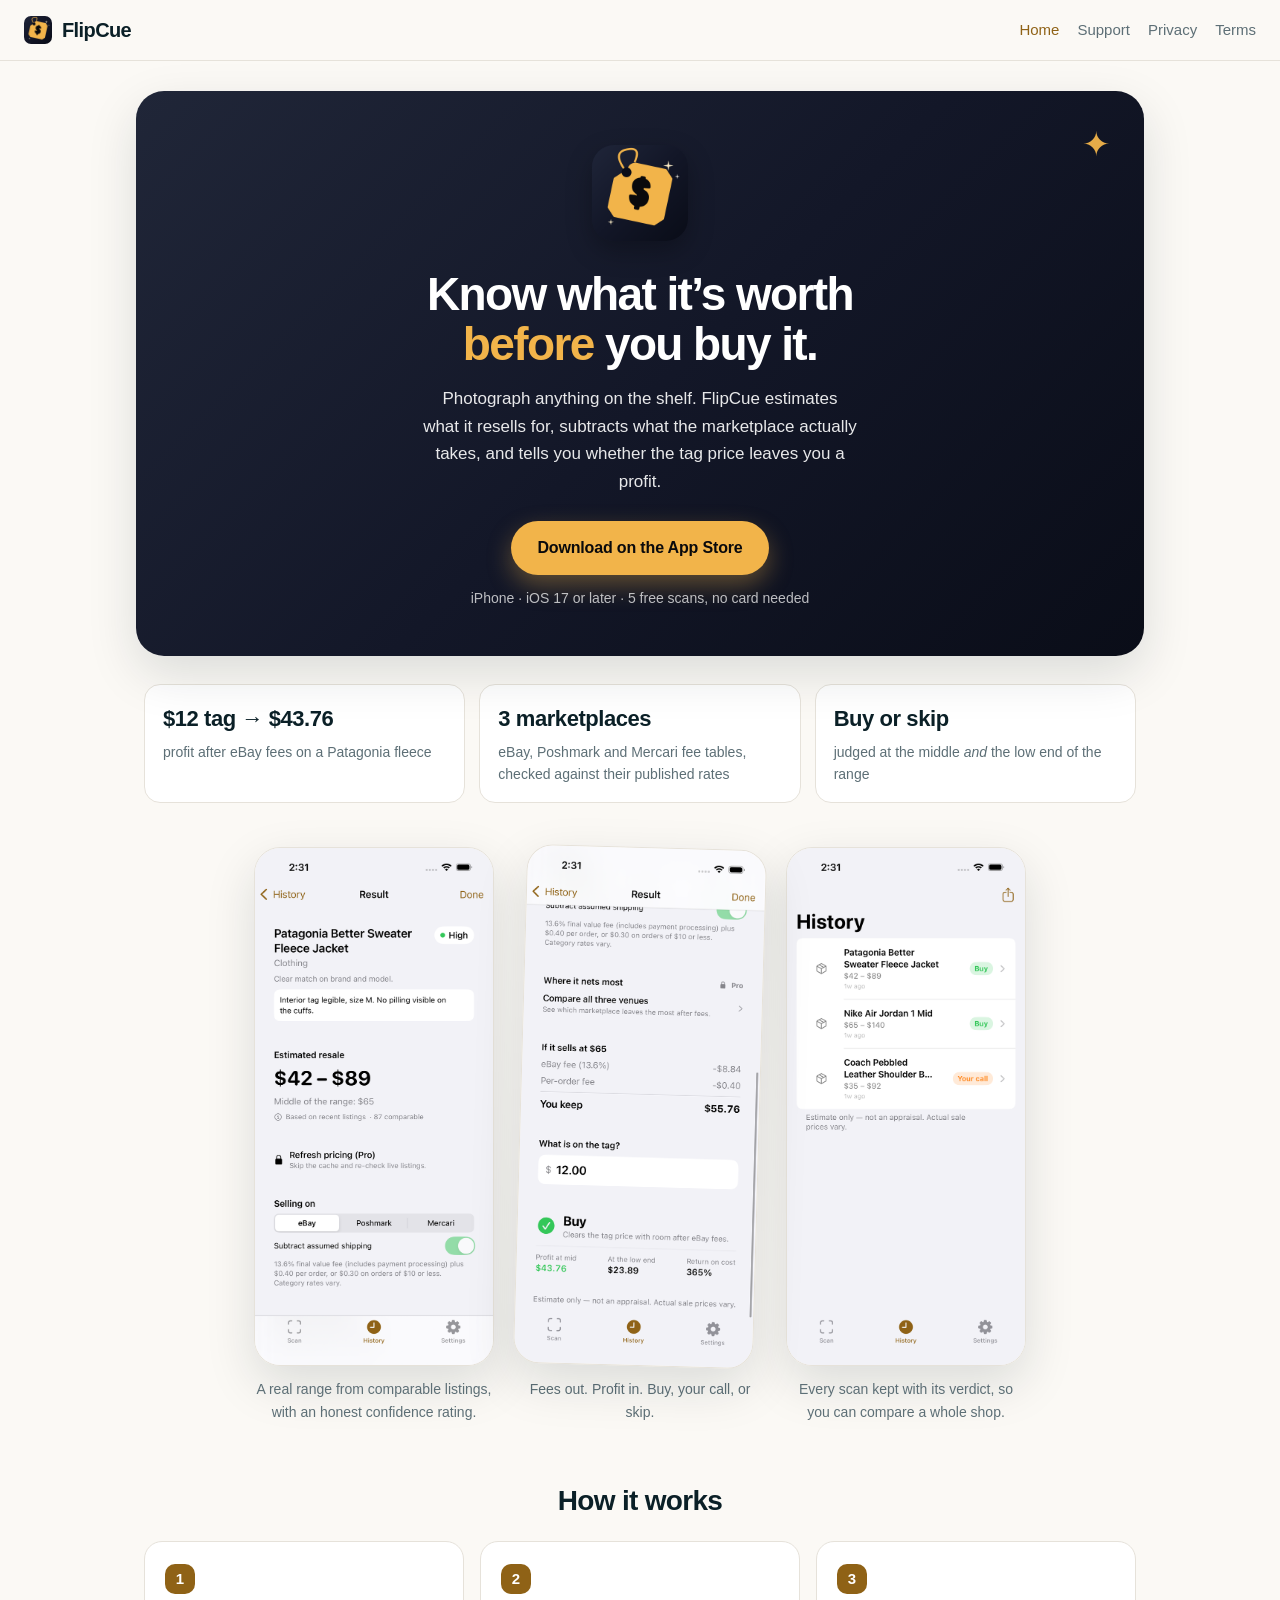
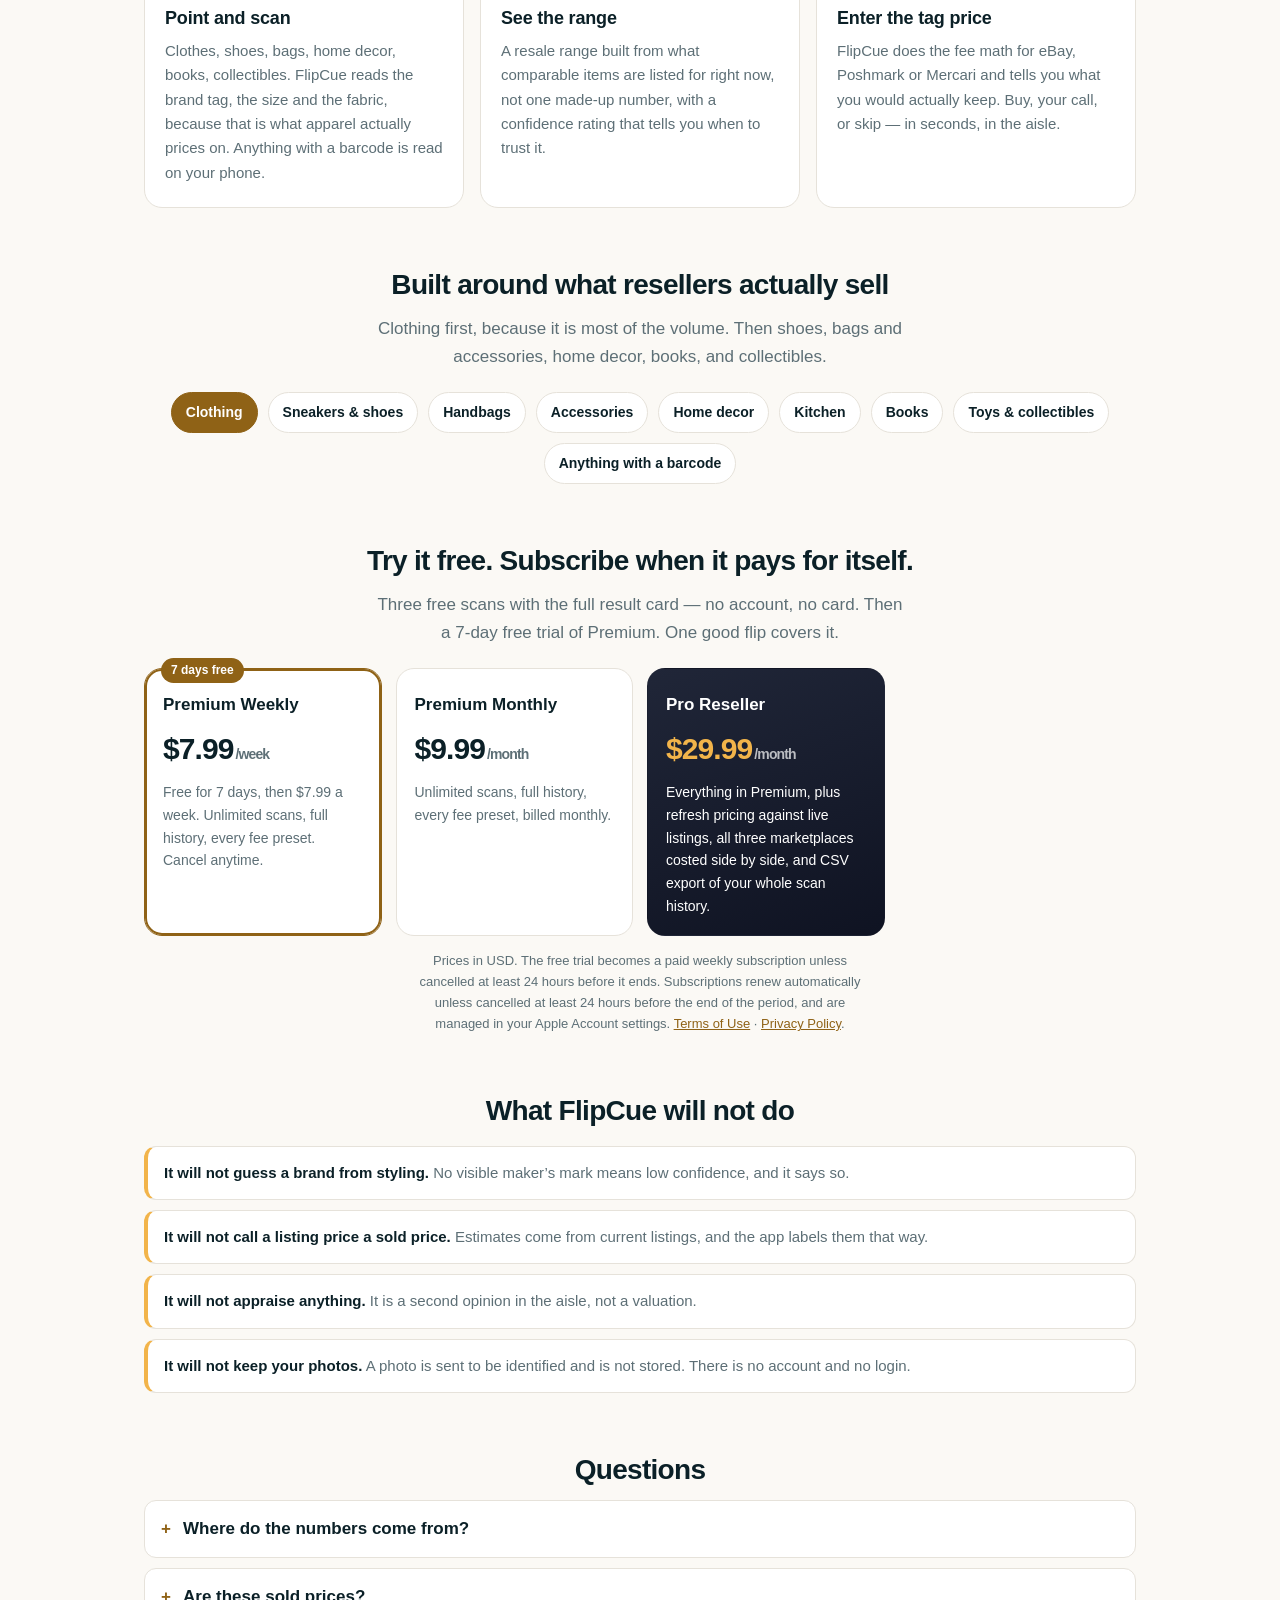
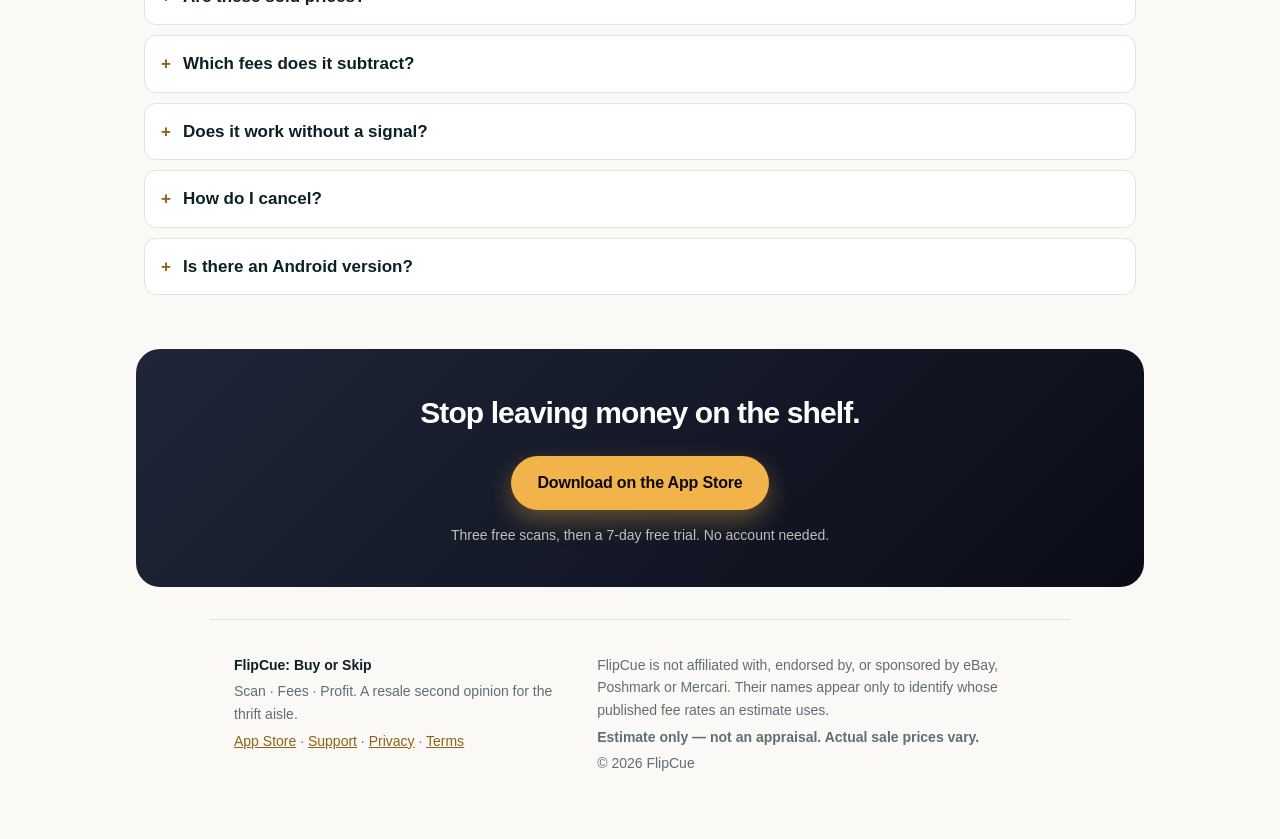
<file: index.html>
<!DOCTYPE html>
<html lang="en">
<head>
<meta charset="utf-8">
<meta name="viewport" content="width=device-width, initial-scale=1">
<title>Know what it&#x27;s worth · FlipCue</title>
<meta name="description" content="FlipCue photographs a thrift find, estimates what it resells for from comparable listings, subtracts eBay, Poshmark or Mercari fees, and says buy or skip.">
<link rel="canonical" href="https://flipcue.app/">
<link rel="stylesheet" href="style.css">
<link rel="icon" href="img/icon.png">
<link rel="apple-touch-icon" href="img/apple-touch-icon.png">
<meta name="color-scheme" content="light dark">
<meta name="theme-color" content="#131728">
<meta name="apple-itunes-app" content="app-id=6813861780">
<meta property="og:type" content="website">
<meta property="og:site_name" content="FlipCue">
<meta property="og:title" content="Know what it&#x27;s worth · FlipCue">
<meta property="og:description" content="FlipCue photographs a thrift find, estimates what it resells for from comparable listings, subtracts eBay, Poshmark or Mercari fees, and says buy or skip.">
<meta property="og:url" content="https://flipcue.app/">
<meta property="og:image" content="https://flipcue.app/img/og.png">
<meta name="twitter:card" content="summary_large_image">
</head>
<body>
<header class="bar">
  <a class="wordmark" href="index.html"><img src="img/icon.png" alt="" width="28" height="28">FlipCue</a>
  <nav><a href="index.html" aria-current="page">Home</a><a href="support.html">Support</a><a href="privacy.html">Privacy</a><a href="terms.html">Terms</a></nav>
</header>
<main class="wide">

<section class="hero">
  <img class="appicon" src="img/icon.png" alt="FlipCue app icon" width="96" height="96">
  <h1>Know what it&rsquo;s worth<br><em>before</em> you buy it.</h1>
  <p class="lede">Photograph anything on the shelf. FlipCue estimates what it
  resells for, subtracts what the marketplace actually takes, and tells you
  whether the tag price leaves you a profit.</p>
  <p class="cta">
    <a class="btn" href="https://apps.apple.com/app/id6813861780">Download on the App Store</a>
    <span class="cta-note">iPhone · iOS 17 or later · 5 free scans, no card needed</span>
  </p>
</section>

<section class="proof">
  <div class="stat"><strong>$12 tag &rarr; $43.76</strong><span>profit after eBay fees on a Patagonia fleece</span></div>
  <div class="stat"><strong>3 marketplaces</strong><span>eBay, Poshmark and Mercari fee tables, checked against their published rates</span></div>
  <div class="stat"><strong>Buy or skip</strong><span>judged at the middle <em>and</em> the low end of the range</span></div>
</section>

<section class="shots">
  <figure class="phone">
    <img src="img/shot-estimate.png" alt="A scanned Patagonia Better Sweater fleece jacket identified with high confidence and an estimated resale range of forty-two to eighty-nine dollars" loading="lazy" width="640" height="1391">
    <figcaption>A real range from comparable listings, with an honest confidence rating.</figcaption>
  </figure>
  <figure class="phone lift">
    <img src="img/shot-verdict.png" alt="A twelve dollar tag price producing a Buy verdict with forty-three dollars seventy-six of profit after eBay fees" loading="lazy" width="640" height="1391">
    <figcaption>Fees out. Profit in. Buy, your call, or skip.</figcaption>
  </figure>
  <figure class="phone">
    <img src="img/shot-history.png" alt="Scan history showing a Patagonia fleece, Air Jordan 1 Mid sneakers and a Coach shoulder bag, each with its verdict" loading="lazy" width="640" height="1391">
    <figcaption>Every scan kept with its verdict, so you can compare a whole shop.</figcaption>
  </figure>
</section>

<section class="steps" id="how">
  <h2 class="section-title">How it works</h2>
  <div class="stepgrid">
    <div>
      <span class="num">1</span>
      <h3>Point and scan</h3>
      <p>Clothes, shoes, bags, home decor, books, collectibles. FlipCue reads
      the brand tag, the size and the fabric, because that is what apparel
      actually prices on. Anything with a barcode is read on your phone.</p>
    </div>
    <div>
      <span class="num">2</span>
      <h3>See the range</h3>
      <p>A resale range built from what comparable items are listed for right
      now, not one made-up number, with a confidence rating that tells you
      when to trust it.</p>
    </div>
    <div>
      <span class="num">3</span>
      <h3>Enter the tag price</h3>
      <p>FlipCue does the fee math for eBay, Poshmark or Mercari and tells you
      what you would actually keep. Buy, your call, or skip &mdash; in seconds,
      in the aisle.</p>
    </div>
  </div>
</section>

<section class="cats">
  <h2 class="section-title">Built around what resellers actually sell</h2>
  <p class="section-lede">Clothing first, because it is most of the volume.
  Then shoes, bags and accessories, home decor, books, and collectibles.</p>
  <ul class="chips">
    <li>Clothing</li><li>Sneakers &amp; shoes</li><li>Handbags</li><li>Accessories</li>
    <li>Home decor</li><li>Kitchen</li><li>Books</li><li>Toys &amp; collectibles</li><li>Anything with a barcode</li>
  </ul>
</section>

<section class="pricing" id="pricing">
  <h2 class="section-title">Try it free. Subscribe when it pays for itself.</h2>
  <p class="section-lede">Three free scans with the full result card &mdash; no
  account, no card. Then a 7-day free trial of Premium. One good flip covers it.</p>
  <div class="plans">
    <div class="plan featured">
      <p class="tag">7 days free</p>
      <h3>Premium Weekly</h3>
      <p class="price">$7.99<span>/week</span></p>
      <p>Free for 7 days, then $7.99 a week. Unlimited scans, full history,
      every fee preset. Cancel anytime.</p>
    </div>
    <div class="plan">
      <h3>Premium Monthly</h3>
      <p class="price">$9.99<span>/month</span></p>
      <p>Unlimited scans, full history, every fee preset, billed monthly.</p>
    </div>
    <div class="plan pro">
      <h3>Pro Reseller</h3>
      <p class="price">$29.99<span>/month</span></p>
      <p>Everything in Premium, plus refresh pricing against live listings,
      all three marketplaces costed side by side, and CSV export of your
      whole scan history.</p>
    </div>
  </div>
  <p class="fineprint">Prices in USD. The free trial becomes a paid weekly
  subscription unless cancelled at least 24 hours before it ends. Subscriptions
  renew automatically unless cancelled at least 24 hours before the end of the
  period, and are managed in your Apple Account settings.
  <a href="terms.html">Terms of Use</a> &middot;
  <a href="privacy.html">Privacy Policy</a>.</p>
</section>

<section class="honest">
  <h2 class="section-title">What FlipCue will not do</h2>
  <ul>
    <li><strong>It will not guess a brand from styling.</strong> No visible
    maker&rsquo;s mark means low confidence, and it says so.</li>
    <li><strong>It will not call a listing price a sold price.</strong>
    Estimates come from current listings, and the app labels them that way.</li>
    <li><strong>It will not appraise anything.</strong> It is a second opinion
    in the aisle, not a valuation.</li>
    <li><strong>It will not keep your photos.</strong> A photo is sent to be
    identified and is not stored. There is no account and no login.</li>
  </ul>
</section>

<section class="faq" id="faq">
  <h2 class="section-title">Questions</h2>
  <details>
    <summary>Where do the numbers come from?</summary>
    <p>From comparable items currently listed on eBay, found through eBay&rsquo;s
    official API using the identification FlipCue makes from your photo. The
    range is the spread of those asking prices with outliers removed; the app
    shows how many comparables it found so you know how firm the number is.</p>
  </details>
  <details>
    <summary>Are these sold prices?</summary>
    <p>No, and the app never says they are. They are what sellers are asking
    right now. Sold prices are usually somewhat lower, which is one reason
    FlipCue judges the low end of the range as well as the middle.</p>
  </details>
  <details>
    <summary>Which fees does it subtract?</summary>
    <p>eBay&rsquo;s final value fee plus per-order fee, Poshmark&rsquo;s flat fee
    under $15 or 20% above it, and Mercari&rsquo;s selling fee. Each table is
    checked against the marketplace&rsquo;s own published schedule and dated in
    the app. Category and seller-status variations exist; check your own
    account for what you will actually pay.</p>
  </details>
  <details>
    <summary>Does it work without a signal?</summary>
    <p>Identification and pricing need a connection. Your history is kept on
    your phone, so a scan you have already done is always there to look at.</p>
  </details>
  <details>
    <summary>How do I cancel?</summary>
    <p>In the iPhone Settings app: tap your name, then Subscriptions. Cancelling
    there stops any future charge. Refunds are handled by Apple under their
    policies.</p>
  </details>
  <details>
    <summary>Is there an Android version?</summary>
    <p>Not yet. FlipCue is iPhone-only today.</p>
  </details>
</section>

<section class="cta-band">
  <h2>Stop leaving money on the shelf.</h2>
  <p><a class="btn" href="https://apps.apple.com/app/id6813861780">Download on the App Store</a></p>
  <p class="cta-note">Three free scans, then a 7-day free trial. No account needed.</p>
</section>

</main>
<footer>
  <div class="footgrid">
    <div>
      <p class="wordmark-foot">FlipCue: Buy or Skip</p>
      <p>Scan · Fees · Profit. A resale second opinion for the thrift aisle.</p>
      <p><a href="https://apps.apple.com/app/id6813861780">App Store</a> · <a href="support.html">Support</a> · <a href="privacy.html">Privacy</a> · <a href="terms.html">Terms</a></p>
    </div>
    <div>
      <p>FlipCue is not affiliated with, endorsed by, or sponsored by eBay, Poshmark or Mercari. Their names appear only to identify whose published fee rates an estimate uses.</p>
      <p class="disclaimer">Estimate only — not an appraisal. Actual sale prices vary.</p>
      <p>&copy; 2026 FlipCue</p>
    </div>
  </div>
</footer>
</body>
</html>
</file>
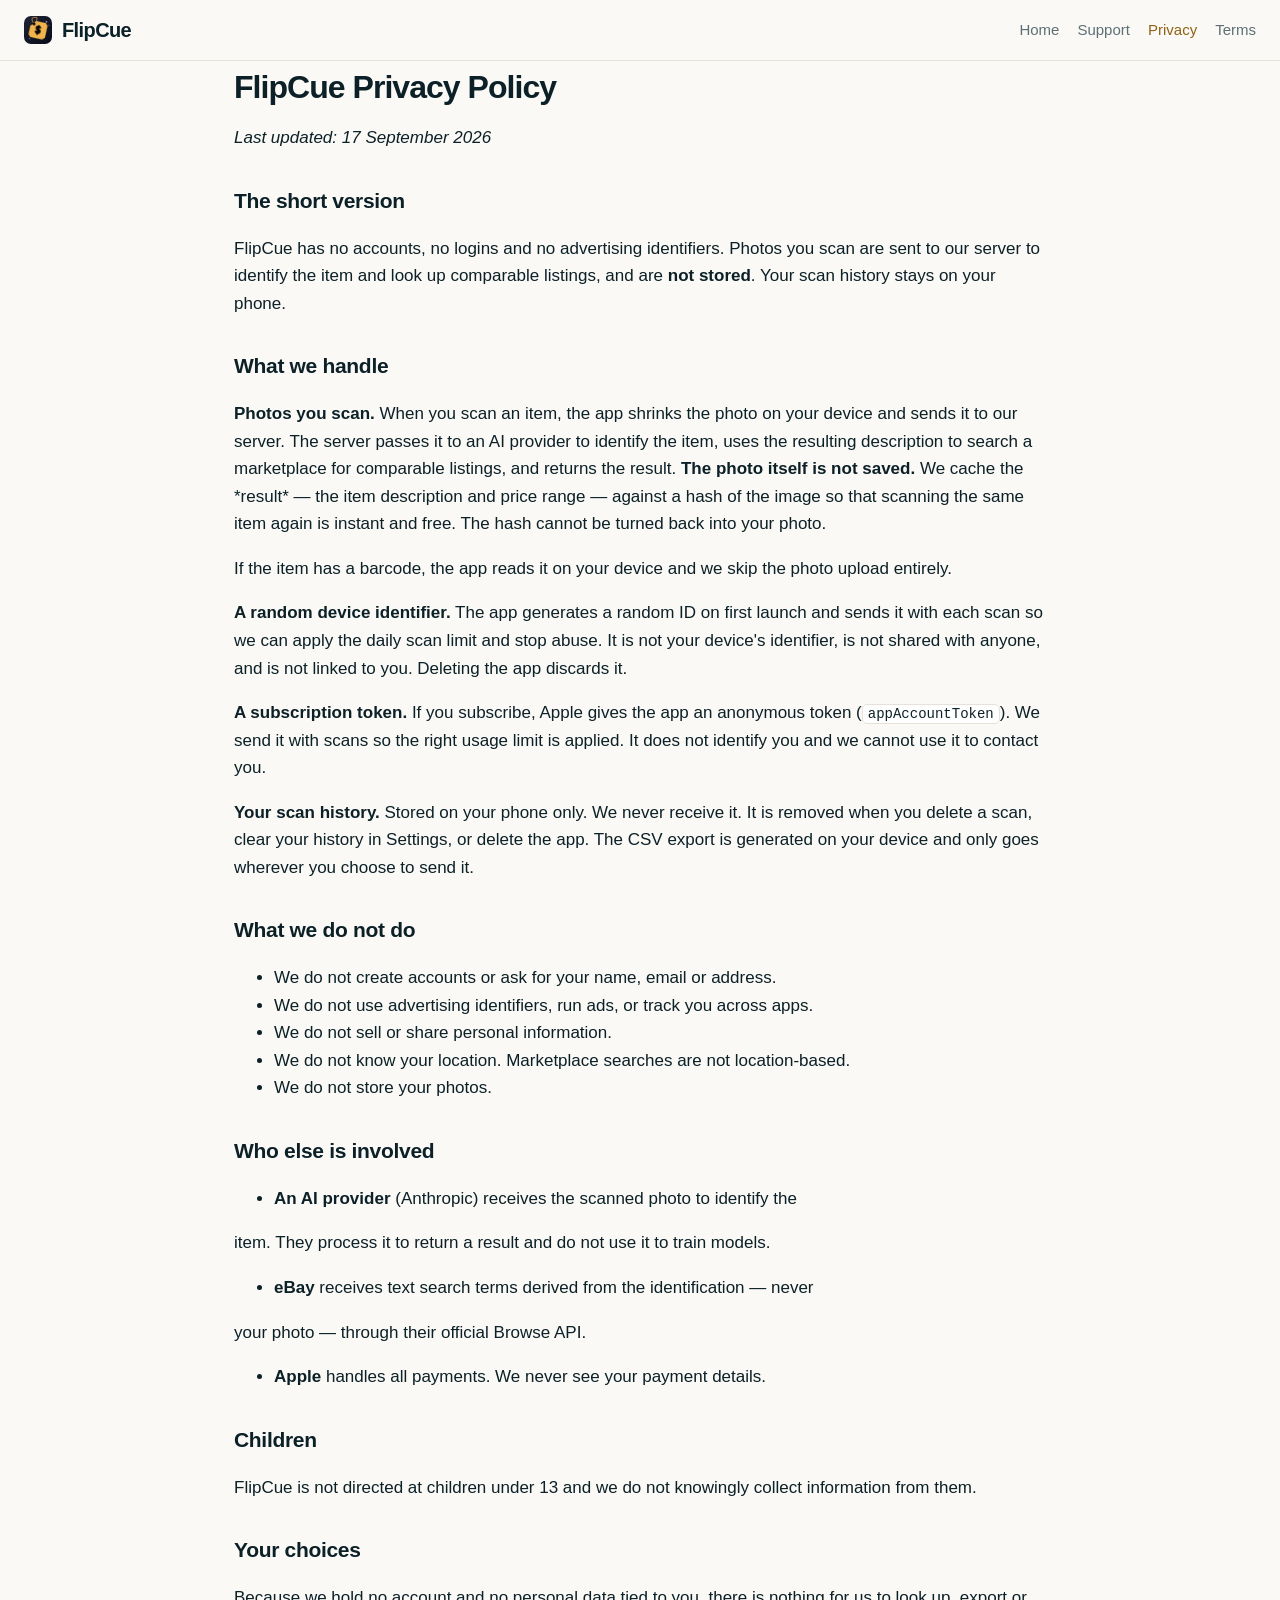
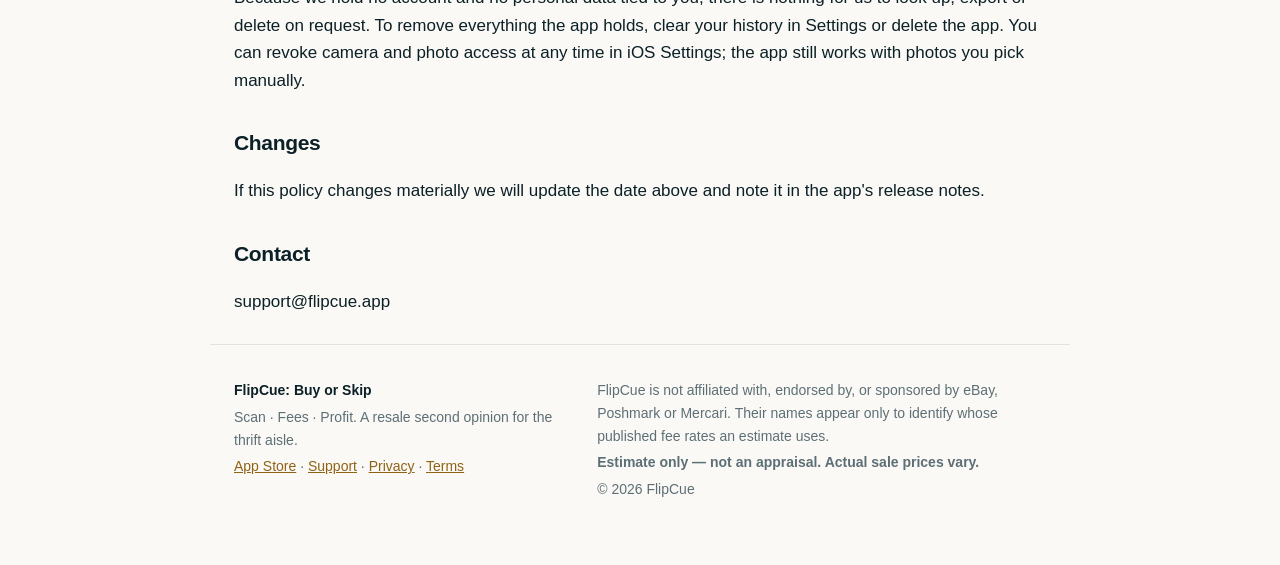
<file: privacy.html>
<!DOCTYPE html>
<html lang="en">
<head>
<meta charset="utf-8">
<meta name="viewport" content="width=device-width, initial-scale=1">
<title>Privacy Policy · FlipCue</title>
<meta name="description" content="FlipCue privacy policy.">
<link rel="canonical" href="https://flipcue.app/privacy.html">
<link rel="stylesheet" href="style.css">
<link rel="icon" href="img/icon.png">
<link rel="apple-touch-icon" href="img/apple-touch-icon.png">
<meta name="color-scheme" content="light dark">
<meta name="theme-color" content="#131728">
<meta name="apple-itunes-app" content="app-id=6813861780">
<meta property="og:type" content="website">
<meta property="og:site_name" content="FlipCue">
<meta property="og:title" content="Privacy Policy · FlipCue">
<meta property="og:description" content="FlipCue privacy policy.">
<meta property="og:url" content="https://flipcue.app/privacy.html">
<meta property="og:image" content="https://flipcue.app/img/og.png">
<meta name="twitter:card" content="summary_large_image">
</head>
<body>
<header class="bar">
  <a class="wordmark" href="index.html"><img src="img/icon.png" alt="" width="28" height="28">FlipCue</a>
  <nav><a href="index.html">Home</a><a href="support.html">Support</a><a href="privacy.html" aria-current="page">Privacy</a><a href="terms.html">Terms</a></nav>
</header>
<main>
<h1>FlipCue Privacy Policy</h1>
<p><em>Last updated: 17 September 2026</em></p>
<h2>The short version</h2>
<p>FlipCue has no accounts, no logins and no advertising identifiers. Photos you scan are sent to our server to identify the item and look up comparable listings, and are <strong>not stored</strong>. Your scan history stays on your phone.</p>
<h2>What we handle</h2>
<p><strong>Photos you scan.</strong> When you scan an item, the app shrinks the photo on your device and sends it to our server. The server passes it to an AI provider to identify the item, uses the resulting description to search a marketplace for comparable listings, and returns the result. <strong>The photo itself is not saved.</strong> We cache the *result* — the item description and price range — against a hash of the image so that scanning the same item again is instant and free. The hash cannot be turned back into your photo.</p>
<p>If the item has a barcode, the app reads it on your device and we skip the photo upload entirely.</p>
<p><strong>A random device identifier.</strong> The app generates a random ID on first launch and sends it with each scan so we can apply the daily scan limit and stop abuse. It is not your device&#x27;s identifier, is not shared with anyone, and is not linked to you. Deleting the app discards it.</p>
<p><strong>A subscription token.</strong> If you subscribe, Apple gives the app an anonymous token (<code>appAccountToken</code>). We send it with scans so the right usage limit is applied. It does not identify you and we cannot use it to contact you.</p>
<p><strong>Your scan history.</strong> Stored on your phone only. We never receive it. It is removed when you delete a scan, clear your history in Settings, or delete the app. The CSV export is generated on your device and only goes wherever you choose to send it.</p>
<h2>What we do not do</h2>
<ul>
<li>We do not create accounts or ask for your name, email or address.</li>
<li>We do not use advertising identifiers, run ads, or track you across apps.</li>
<li>We do not sell or share personal information.</li>
<li>We do not know your location. Marketplace searches are not location-based.</li>
<li>We do not store your photos.</li>
</ul>
<h2>Who else is involved</h2>
<ul>
<li><strong>An AI provider</strong> (Anthropic) receives the scanned photo to identify the</li>
</ul>
<p>item. They process it to return a result and do not use it to train models.</p>
<ul>
<li><strong>eBay</strong> receives text search terms derived from the identification — never</li>
</ul>
<p>your photo — through their official Browse API.</p>
<ul>
<li><strong>Apple</strong> handles all payments. We never see your payment details.</li>
</ul>
<h2>Children</h2>
<p>FlipCue is not directed at children under 13 and we do not knowingly collect information from them.</p>
<h2>Your choices</h2>
<p>Because we hold no account and no personal data tied to you, there is nothing for us to look up, export or delete on request. To remove everything the app holds, clear your history in Settings or delete the app. You can revoke camera and photo access at any time in iOS Settings; the app still works with photos you pick manually.</p>
<h2>Changes</h2>
<p>If this policy changes materially we will update the date above and note it in the app&#x27;s release notes.</p>
<h2>Contact</h2>
<p>support@flipcue.app</p>
</main>
<footer>
  <div class="footgrid">
    <div>
      <p class="wordmark-foot">FlipCue: Buy or Skip</p>
      <p>Scan · Fees · Profit. A resale second opinion for the thrift aisle.</p>
      <p><a href="https://apps.apple.com/app/id6813861780">App Store</a> · <a href="support.html">Support</a> · <a href="privacy.html">Privacy</a> · <a href="terms.html">Terms</a></p>
    </div>
    <div>
      <p>FlipCue is not affiliated with, endorsed by, or sponsored by eBay, Poshmark or Mercari. Their names appear only to identify whose published fee rates an estimate uses.</p>
      <p class="disclaimer">Estimate only — not an appraisal. Actual sale prices vary.</p>
      <p>&copy; 2026 FlipCue</p>
    </div>
  </div>
</footer>
</body>
</html>
</file>
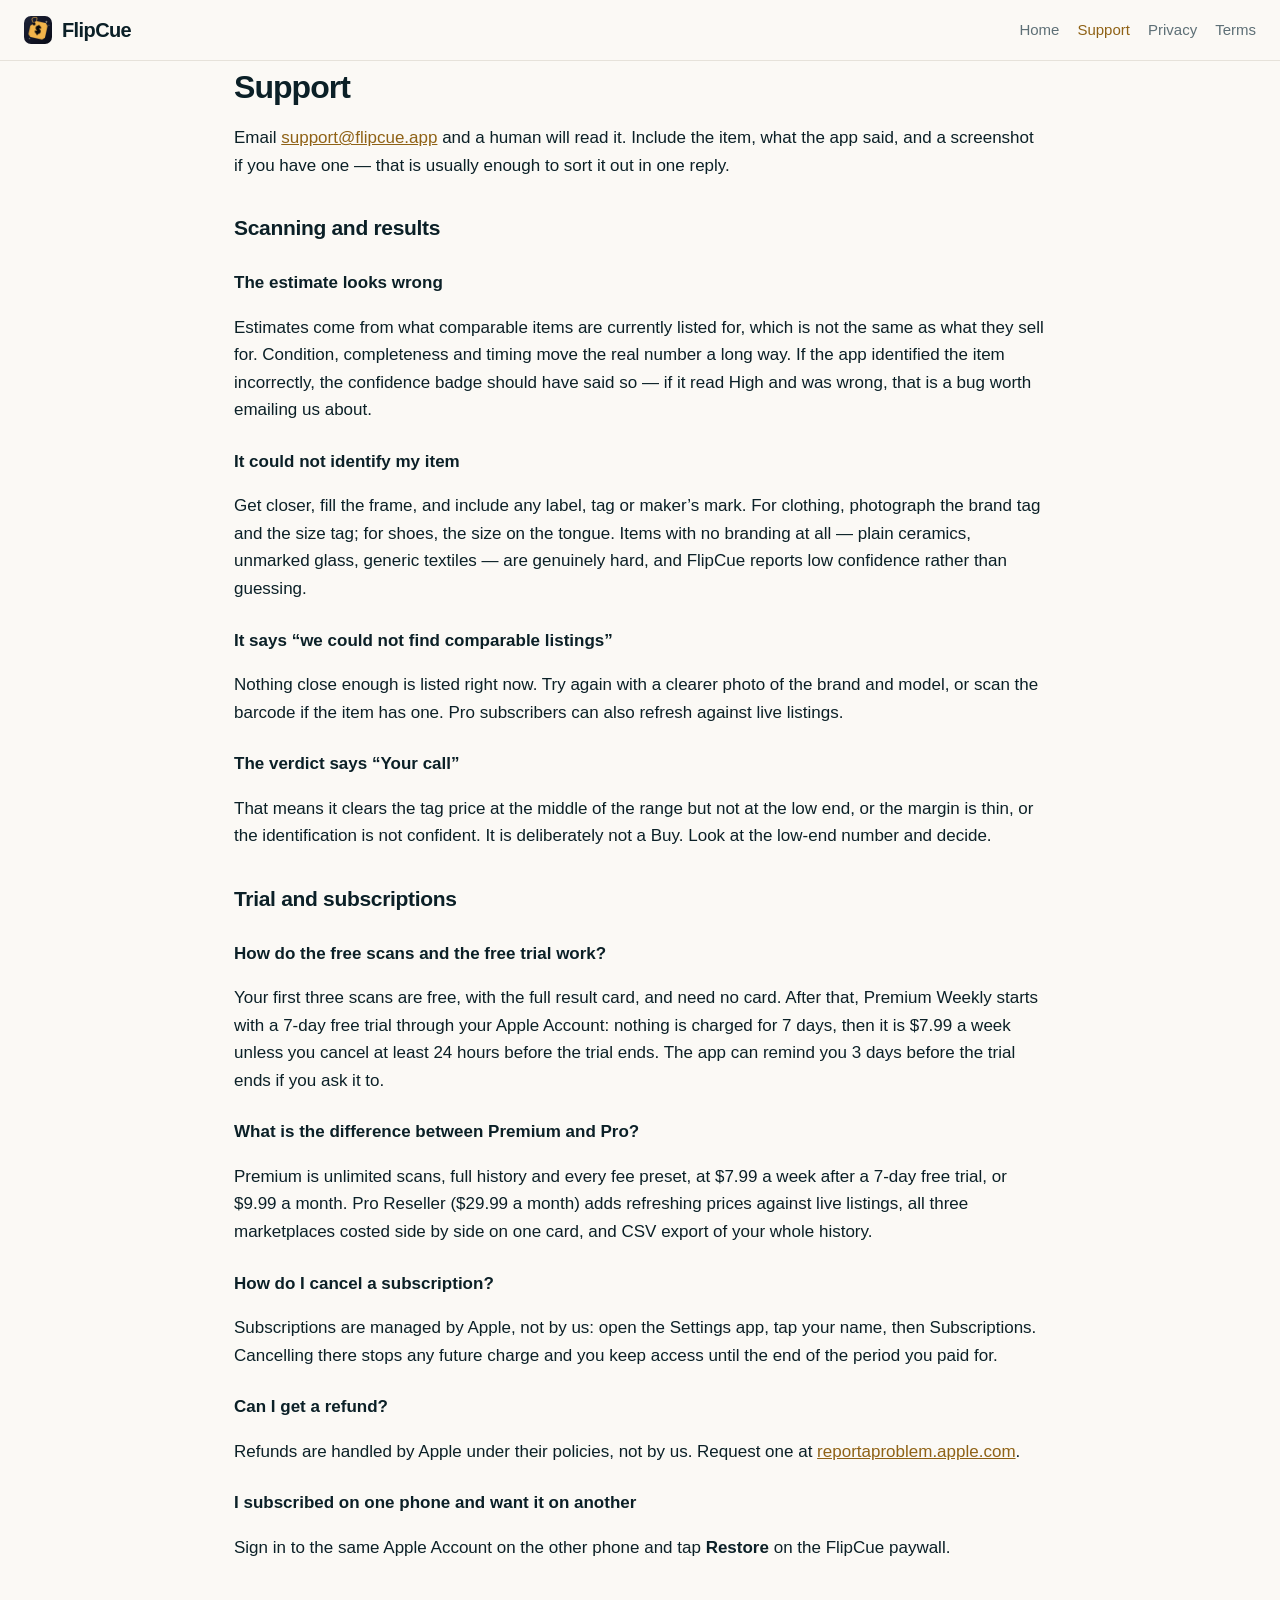
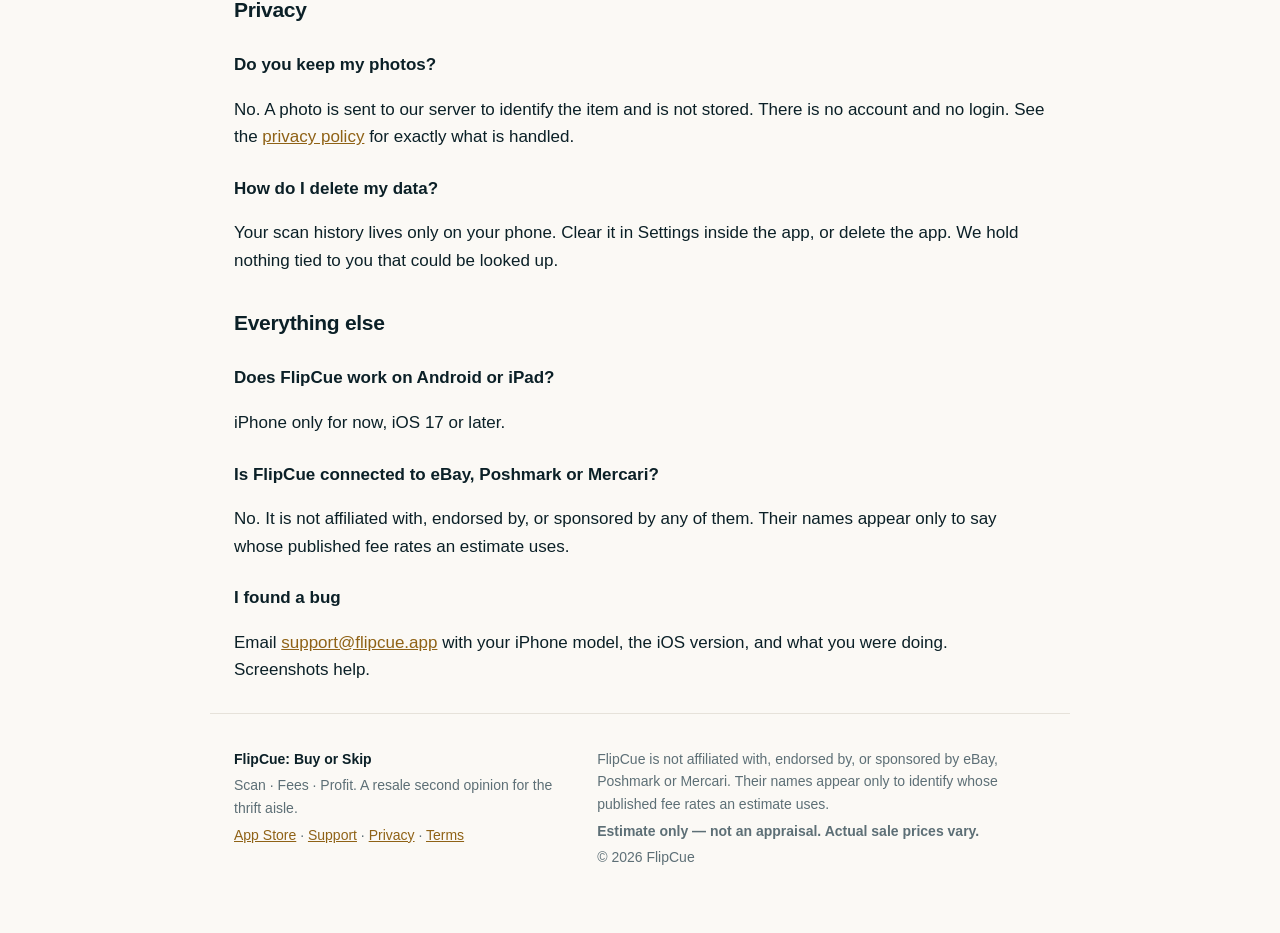
<file: support.html>
<!DOCTYPE html>
<html lang="en">
<head>
<meta charset="utf-8">
<meta name="viewport" content="width=device-width, initial-scale=1">
<title>Support · FlipCue</title>
<meta name="description" content="FlipCue support: estimates, identification, the free trial, subscriptions, cancelling, refunds and privacy.">
<link rel="canonical" href="https://flipcue.app/support.html">
<link rel="stylesheet" href="style.css">
<link rel="icon" href="img/icon.png">
<link rel="apple-touch-icon" href="img/apple-touch-icon.png">
<meta name="color-scheme" content="light dark">
<meta name="theme-color" content="#131728">
<meta name="apple-itunes-app" content="app-id=6813861780">
<meta property="og:type" content="website">
<meta property="og:site_name" content="FlipCue">
<meta property="og:title" content="Support · FlipCue">
<meta property="og:description" content="FlipCue support: estimates, identification, the free trial, subscriptions, cancelling, refunds and privacy.">
<meta property="og:url" content="https://flipcue.app/support.html">
<meta property="og:image" content="https://flipcue.app/img/og.png">
<meta name="twitter:card" content="summary_large_image">
</head>
<body>
<header class="bar">
  <a class="wordmark" href="index.html"><img src="img/icon.png" alt="" width="28" height="28">FlipCue</a>
  <nav><a href="index.html">Home</a><a href="support.html" aria-current="page">Support</a><a href="privacy.html">Privacy</a><a href="terms.html">Terms</a></nav>
</header>
<main>

<h1>Support</h1>
<p>Email <a href="mailto:support@flipcue.app">support@flipcue.app</a> and a human will
read it. Include the item, what the app said, and a screenshot if you have
one &mdash; that is usually enough to sort it out in one reply.</p>

<h2>Scanning and results</h2>

<h3>The estimate looks wrong</h3>
<p>Estimates come from what comparable items are currently listed for, which
is not the same as what they sell for. Condition, completeness and timing move
the real number a long way. If the app identified the item incorrectly, the
confidence badge should have said so &mdash; if it read High and was wrong, that
is a bug worth emailing us about.</p>

<h3>It could not identify my item</h3>
<p>Get closer, fill the frame, and include any label, tag or maker&rsquo;s
mark. For clothing, photograph the brand tag and the size tag; for shoes, the
size on the tongue. Items with no branding at all &mdash; plain ceramics,
unmarked glass, generic textiles &mdash; are genuinely hard, and FlipCue reports
low confidence rather than guessing.</p>

<h3>It says &ldquo;we could not find comparable listings&rdquo;</h3>
<p>Nothing close enough is listed right now. Try again with a clearer photo of
the brand and model, or scan the barcode if the item has one. Pro subscribers
can also refresh against live listings.</p>

<h3>The verdict says &ldquo;Your call&rdquo;</h3>
<p>That means it clears the tag price at the middle of the range but not at
the low end, or the margin is thin, or the identification is not confident.
It is deliberately not a Buy. Look at the low-end number and decide.</p>

<h2>Trial and subscriptions</h2>

<h3>How do the free scans and the free trial work?</h3>
<p>Your first three scans are free, with the full result card, and need no card.
After that, Premium Weekly starts with a 7-day free trial through your Apple
Account: nothing is charged for 7 days, then it is $7.99 a week unless you
cancel at least 24 hours before the trial ends. The app can remind you 3 days
before the trial ends if you ask it to.</p>

<h3>What is the difference between Premium and Pro?</h3>
<p>Premium is unlimited scans, full history and every fee preset, at $7.99 a
week after a 7-day free trial, or $9.99 a month. Pro Reseller ($29.99 a month) adds
refreshing prices against live listings, all three marketplaces costed side by
side on one card, and CSV export of your whole history.</p>

<h3>How do I cancel a subscription?</h3>
<p>Subscriptions are managed by Apple, not by us: open the Settings app, tap
your name, then Subscriptions. Cancelling there stops any future charge and you
keep access until the end of the period you paid for.</p>

<h3>Can I get a refund?</h3>
<p>Refunds are handled by Apple under their policies, not by us. Request one at
<a href="https://reportaproblem.apple.com">reportaproblem.apple.com</a>.</p>

<h3>I subscribed on one phone and want it on another</h3>
<p>Sign in to the same Apple Account on the other phone and tap
<strong>Restore</strong> on the FlipCue paywall.</p>

<h2>Privacy</h2>

<h3>Do you keep my photos?</h3>
<p>No. A photo is sent to our server to identify the item and is not stored.
There is no account and no login. See the <a href="privacy.html">privacy
policy</a> for exactly what is handled.</p>

<h3>How do I delete my data?</h3>
<p>Your scan history lives only on your phone. Clear it in Settings inside the
app, or delete the app. We hold nothing tied to you that could be looked up.</p>

<h2>Everything else</h2>

<h3>Does FlipCue work on Android or iPad?</h3>
<p>iPhone only for now, iOS 17 or later.</p>

<h3>Is FlipCue connected to eBay, Poshmark or Mercari?</h3>
<p>No. It is not affiliated with, endorsed by, or sponsored by any of them.
Their names appear only to say whose published fee rates an estimate uses.</p>

<h3>I found a bug</h3>
<p>Email <a href="mailto:support@flipcue.app">support@flipcue.app</a> with your iPhone
model, the iOS version, and what you were doing. Screenshots help.</p>

</main>
<footer>
  <div class="footgrid">
    <div>
      <p class="wordmark-foot">FlipCue: Buy or Skip</p>
      <p>Scan · Fees · Profit. A resale second opinion for the thrift aisle.</p>
      <p><a href="https://apps.apple.com/app/id6813861780">App Store</a> · <a href="support.html">Support</a> · <a href="privacy.html">Privacy</a> · <a href="terms.html">Terms</a></p>
    </div>
    <div>
      <p>FlipCue is not affiliated with, endorsed by, or sponsored by eBay, Poshmark or Mercari. Their names appear only to identify whose published fee rates an estimate uses.</p>
      <p class="disclaimer">Estimate only — not an appraisal. Actual sale prices vary.</p>
      <p>&copy; 2026 FlipCue</p>
    </div>
  </div>
</footer>
</body>
</html>
</file>
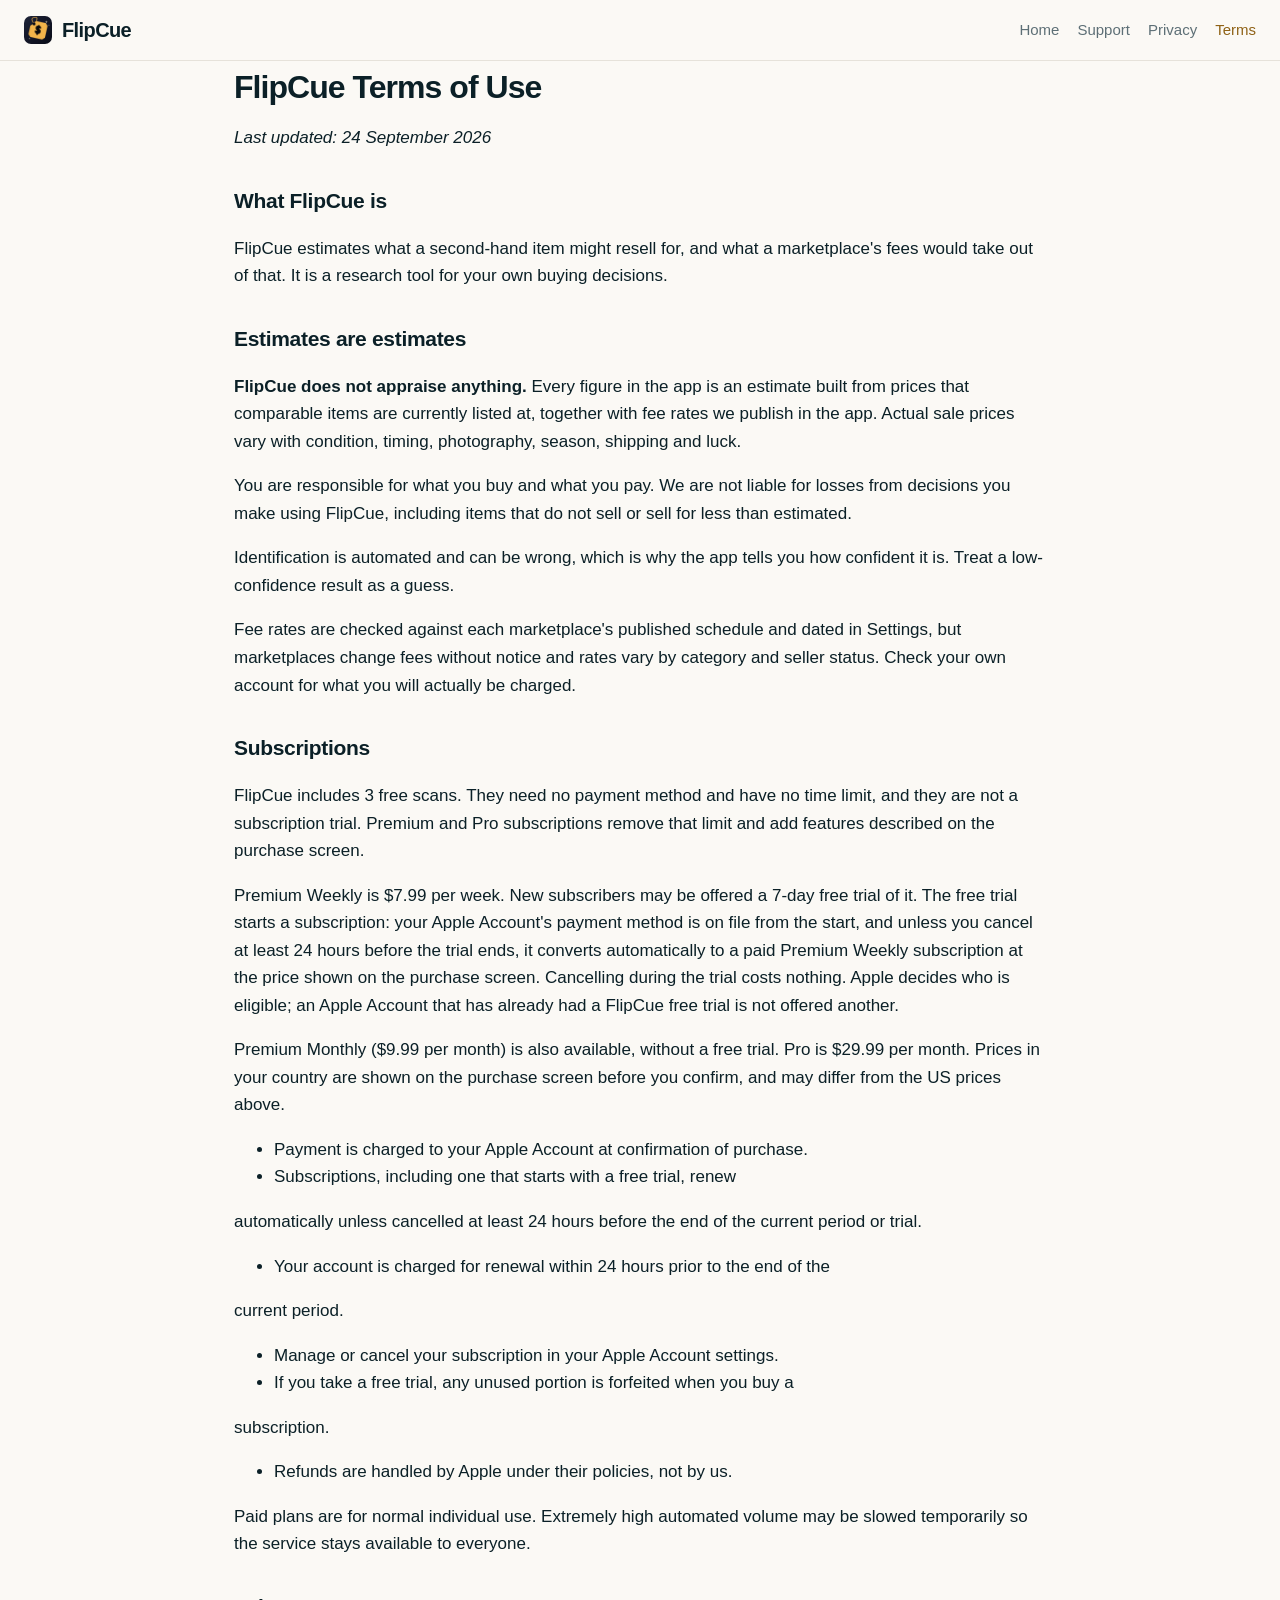
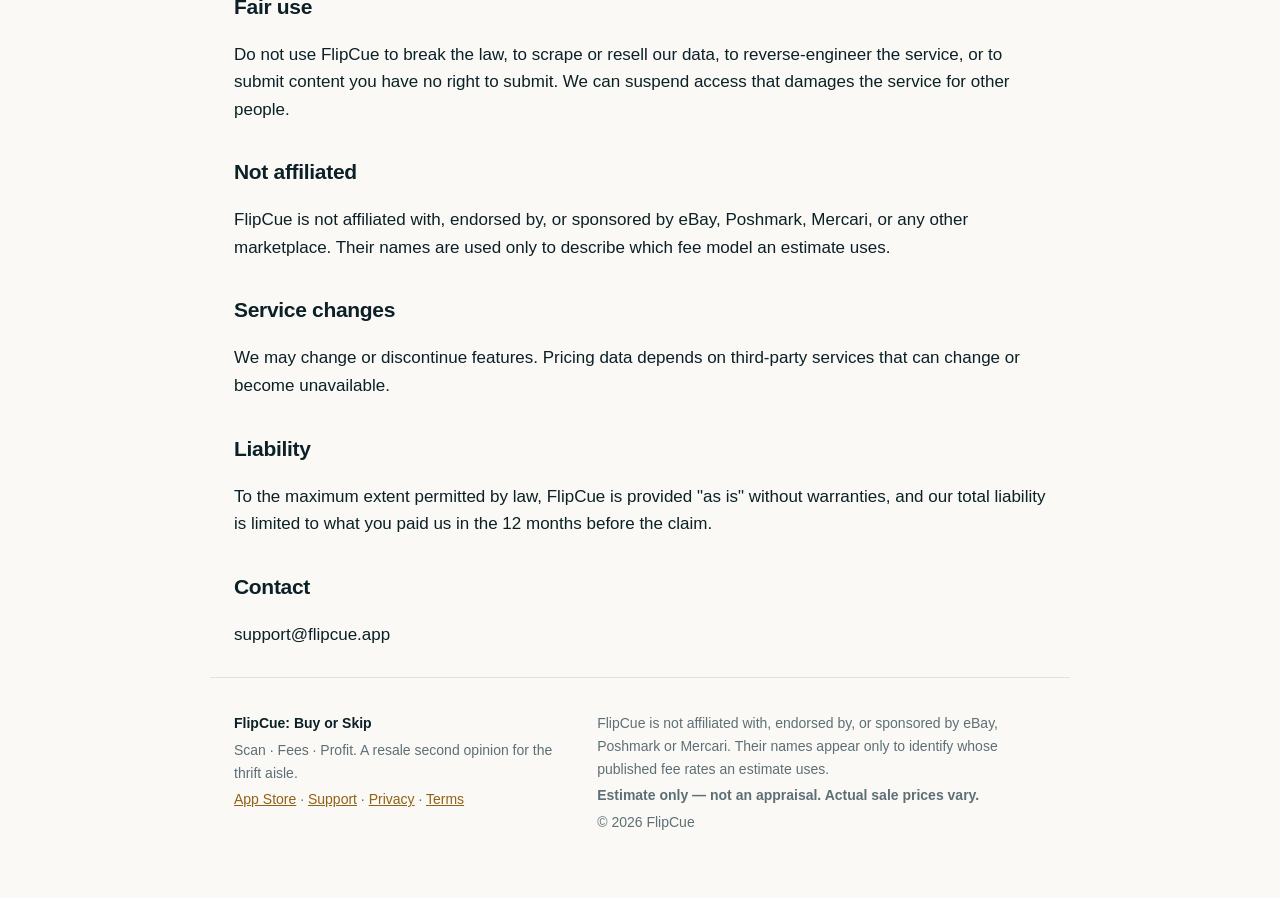
<file: terms.html>
<!DOCTYPE html>
<html lang="en">
<head>
<meta charset="utf-8">
<meta name="viewport" content="width=device-width, initial-scale=1">
<title>Terms of Use · FlipCue</title>
<meta name="description" content="FlipCue terms of use.">
<link rel="canonical" href="https://flipcue.app/terms.html">
<link rel="stylesheet" href="style.css">
<link rel="icon" href="img/icon.png">
<link rel="apple-touch-icon" href="img/apple-touch-icon.png">
<meta name="color-scheme" content="light dark">
<meta name="theme-color" content="#131728">
<meta name="apple-itunes-app" content="app-id=6813861780">
<meta property="og:type" content="website">
<meta property="og:site_name" content="FlipCue">
<meta property="og:title" content="Terms of Use · FlipCue">
<meta property="og:description" content="FlipCue terms of use.">
<meta property="og:url" content="https://flipcue.app/terms.html">
<meta property="og:image" content="https://flipcue.app/img/og.png">
<meta name="twitter:card" content="summary_large_image">
</head>
<body>
<header class="bar">
  <a class="wordmark" href="index.html"><img src="img/icon.png" alt="" width="28" height="28">FlipCue</a>
  <nav><a href="index.html">Home</a><a href="support.html">Support</a><a href="privacy.html">Privacy</a><a href="terms.html" aria-current="page">Terms</a></nav>
</header>
<main>
<h1>FlipCue Terms of Use</h1>
<p><em>Last updated: 24 September 2026</em></p>
<h2>What FlipCue is</h2>
<p>FlipCue estimates what a second-hand item might resell for, and what a marketplace&#x27;s fees would take out of that. It is a research tool for your own buying decisions.</p>
<h2>Estimates are estimates</h2>
<p><strong>FlipCue does not appraise anything.</strong> Every figure in the app is an estimate built from prices that comparable items are currently listed at, together with fee rates we publish in the app. Actual sale prices vary with condition, timing, photography, season, shipping and luck.</p>
<p>You are responsible for what you buy and what you pay. We are not liable for losses from decisions you make using FlipCue, including items that do not sell or sell for less than estimated.</p>
<p>Identification is automated and can be wrong, which is why the app tells you how confident it is. Treat a low-confidence result as a guess.</p>
<p>Fee rates are checked against each marketplace&#x27;s published schedule and dated in Settings, but marketplaces change fees without notice and rates vary by category and seller status. Check your own account for what you will actually be charged.</p>
<h2>Subscriptions</h2>
<p>FlipCue includes 3 free scans. They need no payment method and have no time limit, and they are not a subscription trial. Premium and Pro subscriptions remove that limit and add features described on the purchase screen.</p>
<p>Premium Weekly is $7.99 per week. New subscribers may be offered a 7-day free trial of it. The free trial starts a subscription: your Apple Account&#x27;s payment method is on file from the start, and unless you cancel at least 24 hours before the trial ends, it converts automatically to a paid Premium Weekly subscription at the price shown on the purchase screen. Cancelling during the trial costs nothing. Apple decides who is eligible; an Apple Account that has already had a FlipCue free trial is not offered another.</p>
<p>Premium Monthly ($9.99 per month) is also available, without a free trial. Pro is $29.99 per month. Prices in your country are shown on the purchase screen before you confirm, and may differ from the US prices above.</p>
<ul>
<li>Payment is charged to your Apple Account at confirmation of purchase.</li>
<li>Subscriptions, including one that starts with a free trial, renew</li>
</ul>
<p>automatically unless cancelled at least 24 hours before the end of the current period or trial.</p>
<ul>
<li>Your account is charged for renewal within 24 hours prior to the end of the</li>
</ul>
<p>current period.</p>
<ul>
<li>Manage or cancel your subscription in your Apple Account settings.</li>
<li>If you take a free trial, any unused portion is forfeited when you buy a</li>
</ul>
<p>subscription.</p>
<ul>
<li>Refunds are handled by Apple under their policies, not by us.</li>
</ul>
<p>Paid plans are for normal individual use. Extremely high automated volume may be slowed temporarily so the service stays available to everyone.</p>
<h2>Fair use</h2>
<p>Do not use FlipCue to break the law, to scrape or resell our data, to reverse-engineer the service, or to submit content you have no right to submit. We can suspend access that damages the service for other people.</p>
<h2>Not affiliated</h2>
<p>FlipCue is not affiliated with, endorsed by, or sponsored by eBay, Poshmark, Mercari, or any other marketplace. Their names are used only to describe which fee model an estimate uses.</p>
<h2>Service changes</h2>
<p>We may change or discontinue features. Pricing data depends on third-party services that can change or become unavailable.</p>
<h2>Liability</h2>
<p>To the maximum extent permitted by law, FlipCue is provided &quot;as is&quot; without warranties, and our total liability is limited to what you paid us in the 12 months before the claim.</p>
<h2>Contact</h2>
<p>support@flipcue.app</p>
</main>
<footer>
  <div class="footgrid">
    <div>
      <p class="wordmark-foot">FlipCue: Buy or Skip</p>
      <p>Scan · Fees · Profit. A resale second opinion for the thrift aisle.</p>
      <p><a href="https://apps.apple.com/app/id6813861780">App Store</a> · <a href="support.html">Support</a> · <a href="privacy.html">Privacy</a> · <a href="terms.html">Terms</a></p>
    </div>
    <div>
      <p>FlipCue is not affiliated with, endorsed by, or sponsored by eBay, Poshmark or Mercari. Their names appear only to identify whose published fee rates an estimate uses.</p>
      <p class="disclaimer">Estimate only — not an appraisal. Actual sale prices vary.</p>
      <p>&copy; 2026 FlipCue</p>
    </div>
  </div>
</footer>
</body>
</html>
</file>
<file: style.css>
:root {
  --ink: #0b2027;
  --muted: #5d6f76;
  --gold: #8f6216;
  --gold-bright: #f2b44a;
  --amber: #f2b44a;
  --line: #e6e2da;
  --bg: #fbf9f5;
  --card: #ffffff;
  --shadow: 0 18px 50px rgba(11, 32, 39, 0.13);
}
@media (prefers-color-scheme: dark) {
  :root {
    --ink: #f0f4f4; --muted: #9db0b6; --gold: #f2b44a; --gold-bright: #ffd489;
    --line: #22323a; --bg: #0b1418; --card: #131f26;
    --shadow: 0 18px 50px rgba(0, 0, 0, 0.5);
  }
}
* { box-sizing: border-box; }
html { scroll-behavior: smooth; }
body {
  margin: 0; background: var(--bg); color: var(--ink);
  font: 17px/1.62 -apple-system, BlinkMacSystemFont, "Segoe UI", Roboto, Helvetica, Arial, sans-serif;
  -webkit-font-smoothing: antialiased;
}
.bar {
  display: flex; flex-wrap: wrap; gap: 14px; align-items: center;
  justify-content: space-between; padding: 14px 24px;
  border-bottom: 1px solid var(--line);
  position: sticky; top: 0; background: var(--bg); z-index: 5;
}
.wordmark { display: inline-flex; align-items: center; gap: 10px; font-weight: 800; font-size: 20px; color: var(--ink); text-decoration: none; letter-spacing: -0.03em; }
.wordmark img { border-radius: 7px; }
nav a { color: var(--muted); text-decoration: none; margin-left: 18px; font-size: 15px; font-weight: 500; }
nav a:hover, nav a[aria-current] { color: var(--gold); }
main { max-width: 860px; margin: 0 auto; padding: 8px 24px 12px; }
main.wide { max-width: 1040px; }

/* Hero: the gradient and the sparkle carry the brand. */
.hero {
  position: relative; text-align: center;
  padding: 54px 20px 46px; margin: 22px -8px 8px;
  border-radius: 28px; overflow: hidden;
  background: linear-gradient(135deg, #202638 0%, #131728 52%, #0a0d18 100%);
  color: #fff; box-shadow: var(--shadow);
}
.hero::after {
  content: "\2726"; position: absolute; top: 26px; right: 34px;
  font-size: 34px; color: var(--amber); opacity: 0.95;
}
.hero.small { padding: 40px 20px; }
.hero.small a { color: #ffd489; }
.appicon { border-radius: 22px; box-shadow: 0 10px 26px rgba(0,0,0,0.28); margin-bottom: 20px; }
.hero h1 {
  font-size: clamp(30px, 6.2vw, 46px); line-height: 1.08;
  letter-spacing: -0.035em; font-weight: 800; margin: 0 0 16px; color: #fff;
}
.hero h1 em { font-style: normal; color: #f2b44a; }
.hero .lede { font-size: 17px; color: rgba(255,255,255,0.9); max-width: 46ch; margin: 0 auto; }
.cta { margin: 26px 0 0; display: flex; flex-direction: column; align-items: center; gap: 12px; }
.btn {
  display: inline-block; padding: 14px 26px; border-radius: 999px;
  background: #f2b44a; color: #0a0a0c; font-weight: 800; font-size: 16px;
  text-decoration: none; letter-spacing: -0.01em; box-shadow: 0 10px 24px rgba(242,180,74,0.35);
}
.btn:hover { background: #ffd489; }
.cta-note { font-size: 14px; color: rgba(255,255,255,0.72); }

/* Three numbers that sell it before anyone scrolls. */
.proof { display: grid; gap: 14px; margin: 28px 0 6px; }
@media (min-width: 700px) { .proof { grid-template-columns: repeat(3, 1fr); } }
.stat { background: var(--card); border: 1px solid var(--line); border-radius: 16px; padding: 16px 18px; }
.stat strong { display: block; font-size: 22px; letter-spacing: -0.02em; color: var(--ink); }
.stat span { display: block; font-size: 14px; color: var(--muted); margin-top: 4px; }

/* Real screenshots, straight from the simulator. */
.shots { display: flex; gap: 26px; justify-content: center; flex-wrap: wrap; margin: 44px 0 10px; }
.phone { margin: 0; width: min(240px, 44vw); text-align: center; }
.phone img {
  width: 100%; height: auto; display: block;
  border-radius: 26px; border: 1px solid var(--line); box-shadow: var(--shadow);
}
.phone.lift img { transform: rotate(1.6deg); }
.phone figcaption { margin-top: 12px; font-size: 14px; color: var(--muted); font-weight: 500; }

.section-title { font-size: clamp(22px, 3.6vw, 28px); letter-spacing: -0.025em; margin: 54px 0 8px; text-align: center; }
.section-lede { text-align: center; color: var(--muted); max-width: 56ch; margin: 0 auto 22px; }

.stepgrid { display: grid; gap: 16px; margin: 18px 0 10px; }
@media (min-width: 700px) { .stepgrid { grid-template-columns: repeat(3, 1fr); } }
.stepgrid > div { background: var(--card); border: 1px solid var(--line); border-radius: 18px; padding: 22px 20px; }
.num {
  display: inline-grid; place-items: center; width: 30px; height: 30px;
  border-radius: 10px; background: var(--gold); color: #fff;
  font-weight: 800; font-size: 15px; margin-bottom: 10px;
}
@media (prefers-color-scheme: dark) { .num, .chips li:first-child, .plan .tag { color: #0a0a0c; } }
.stepgrid h3 { margin: 0 0 6px; font-size: 18px; letter-spacing: -0.01em; }
.stepgrid p { font-size: 15px; color: var(--muted); margin: 0; }

.chips { list-style: none; padding: 0; margin: 0; display: flex; flex-wrap: wrap; gap: 10px; justify-content: center; }
.chips li { padding: 8px 14px; border-radius: 999px; background: var(--card); border: 1px solid var(--line); font-size: 14px; font-weight: 600; }
.chips li:first-child { background: var(--gold); color: #fff; border-color: var(--gold); }

.plans { display: grid; gap: 14px; margin: 20px 0 14px; }
@media (min-width: 760px) { .plans { grid-template-columns: repeat(4, 1fr); } }
.plan { position: relative; background: var(--card); border: 1px solid var(--line); border-radius: 18px; padding: 22px 18px 18px; }
.plan.featured { border-color: var(--gold); box-shadow: 0 0 0 2px var(--gold) inset; }
.plan.pro { background: linear-gradient(160deg, #202638, #0f1322); border-color: transparent; }
.plan.pro p, .plan.pro h3 { color: #fff; }
.plan.pro .price { color: #f2b44a; }
.plan.pro .price span { color: rgba(255,255,255,0.7); }
.plan h3 { margin: 0 0 6px; font-size: 17px; }
.plan .tag { position: absolute; top: -11px; left: 16px; margin: 0; padding: 3px 10px; border-radius: 999px; background: var(--gold); color: #fff; font-size: 12px; font-weight: 700; }
.price { font-size: 30px; font-weight: 800; letter-spacing: -0.03em; margin: 4px 0 8px; color: var(--ink); }
.price span { font-size: 14px; font-weight: 600; color: var(--muted); margin-left: 2px; }
.plan p { font-size: 14px; color: var(--muted); margin: 0; }
.plan p.price { font-size: 30px; color: var(--ink); margin: 4px 0 8px; }
.fineprint { font-size: 13px; color: var(--muted); text-align: center; max-width: 64ch; margin: 0 auto; }

.honest ul { list-style: none; padding: 0; margin: 12px 0 0; }
.honest li {
  background: var(--card); border: 1px solid var(--line); border-left: 4px solid var(--amber);
  border-radius: 12px; padding: 14px 16px; margin-bottom: 10px;
  color: var(--muted); font-size: 15px;
}
.honest li strong { color: var(--ink); }

.faq details { background: var(--card); border: 1px solid var(--line); border-radius: 12px; padding: 4px 16px; margin-bottom: 10px; }
.faq summary { cursor: pointer; font-weight: 700; padding: 10px 0; list-style: none; }
.faq summary::-webkit-details-marker { display: none; }
.faq summary::before { content: "+"; display: inline-block; width: 22px; color: var(--gold); font-weight: 800; }
.faq details[open] summary::before { content: "\2013"; }
.faq p { color: var(--muted); font-size: 15px; margin: 0 0 12px 22px; }

.cta-band { text-align: center; margin: 54px -8px 20px; padding: 40px 20px; border-radius: 24px;
  background: linear-gradient(135deg, #202638, #0a0d18); color: #fff; }
.cta-band h2 { margin: 0 0 18px; font-size: clamp(22px, 4vw, 30px); letter-spacing: -0.03em; color: #fff; }
.cta-band p { margin: 0; }
.cta-band .cta-note { display: block; margin-top: 14px; }

h1 { font-size: 32px; line-height: 1.18; letter-spacing: -0.03em; margin: 0 0 16px; }
h2 { font-size: 21px; margin: 32px 0 10px; letter-spacing: -0.015em; }
h3 { font-size: 17px; margin: 24px 0 6px; }
blockquote {
  margin: 18px 0; padding: 12px 18px;
  border-left: 3px solid var(--gold); background: var(--card); color: var(--muted);
}
code { background: var(--card); border: 1px solid var(--line); border-radius: 5px; padding: 1px 5px; font-size: 14px; }
hr { border: 0; border-top: 1px solid var(--line); margin: 30px 0; }
a { color: var(--gold); }
footer {
  max-width: 860px; margin: 0 auto; padding: 30px 24px 60px;
  color: var(--muted); font-size: 14px; border-top: 1px solid var(--line);
}
.footgrid { display: grid; gap: 18px; }
@media (min-width: 700px) { .footgrid { grid-template-columns: 1fr 1.3fr; } }
footer p { margin: 4px 0; }
.wordmark-foot { font-weight: 800; color: var(--ink); }
.disclaimer { font-weight: 700; }
</file>
